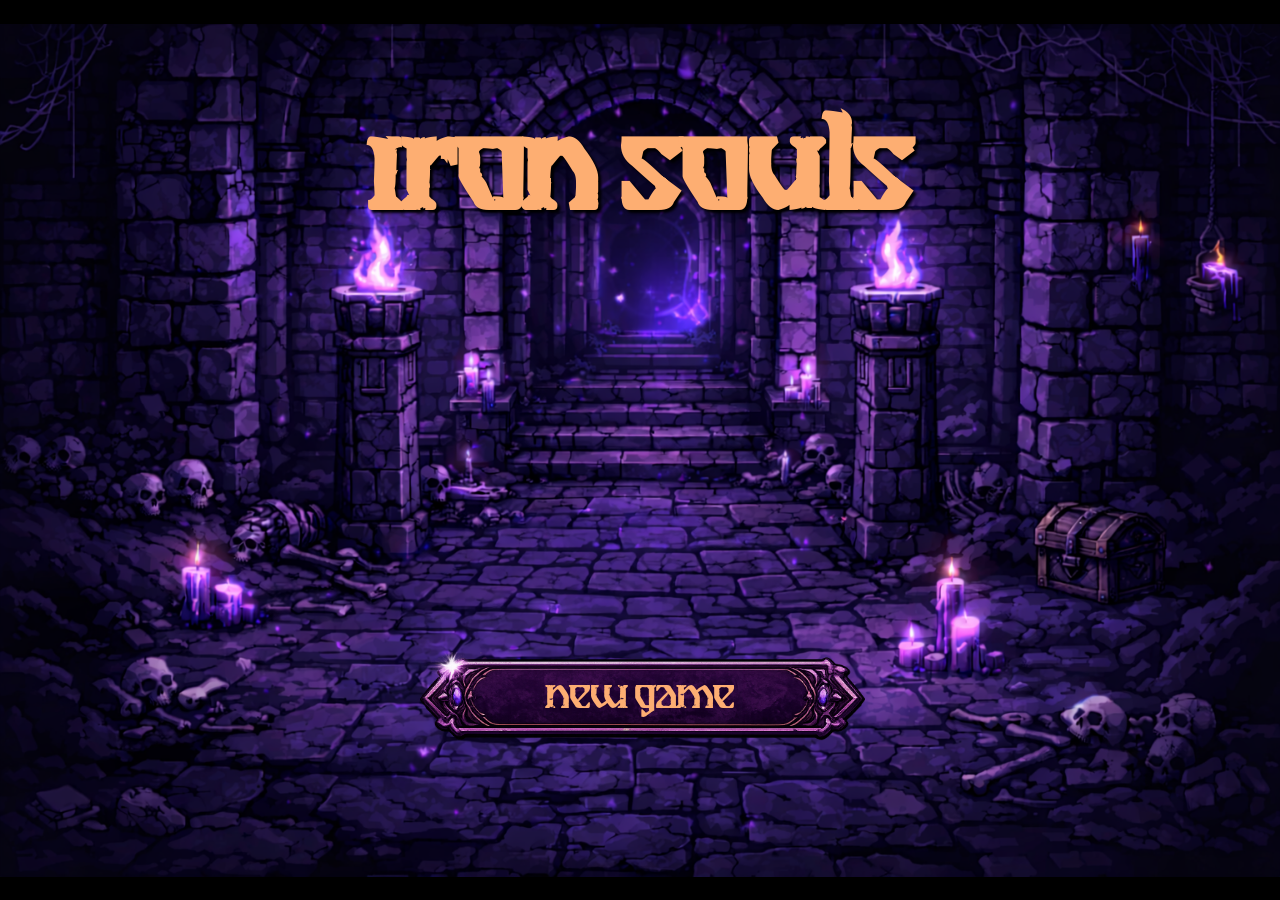
<file: index.html>
<!DOCTYPE html>
<html lang="en">

<head>
    <meta charset="UTF-8">
    <meta name="viewport" content="width=device-width, initial-scale=1.0">
    <title>Iron Souls</title>
    <link rel="stylesheet" href="./styles/main.css">
    <link rel="icon" type="image/png" sizes="32x32" href="img/favicon.ico">

</head>

<body>
    <div class="main-menu">
        <h1 id="main-title">Iron Souls</h1>
        <div class="menu-btn">
            <a href="info.html"><img src="./img/main-menu/main-menu-button.png" id="new-game"></a>
            <span class="btn-text">New Game</span>
        </div>
    </div>

    <script src="script/index.js"></script>
</body>


</html>
</file>
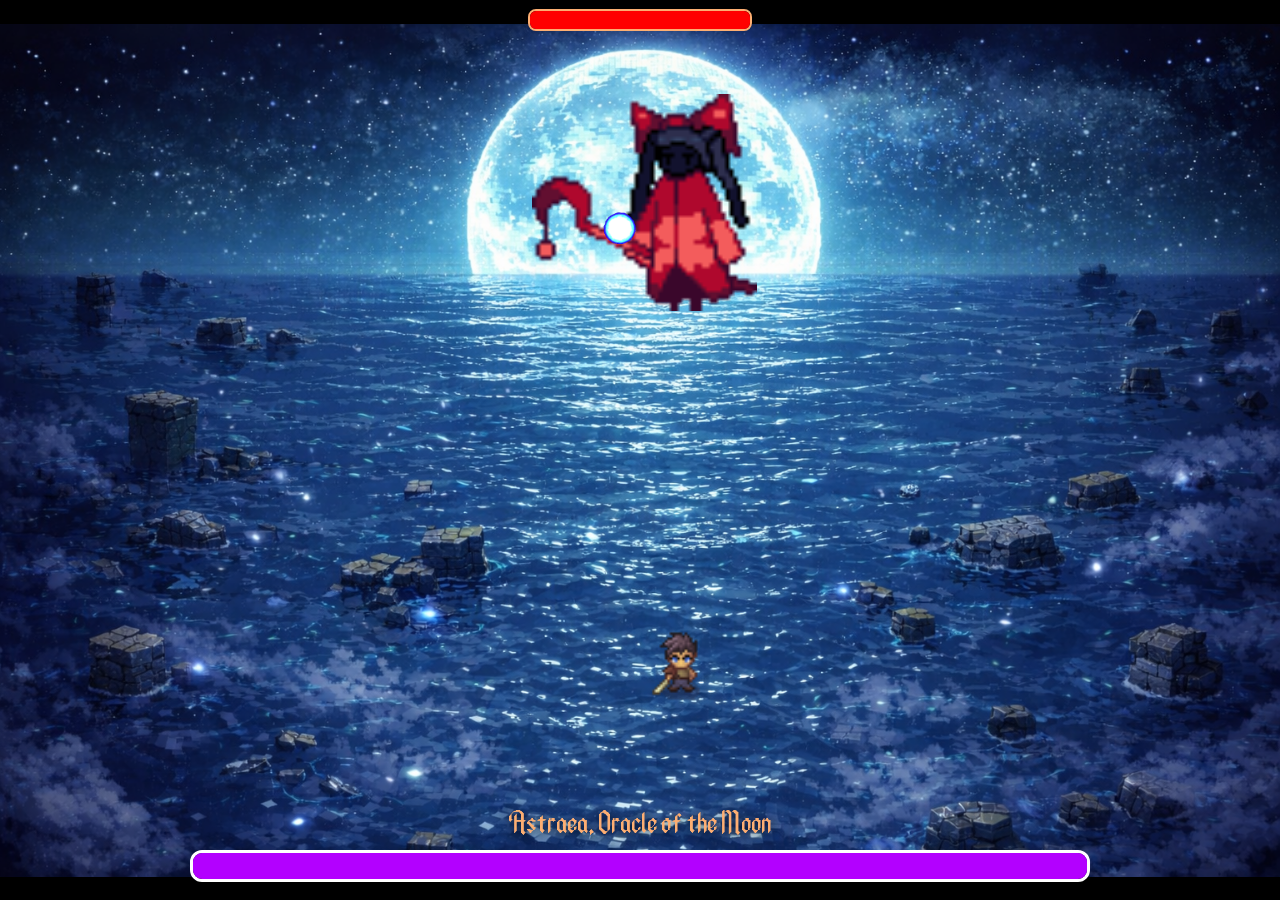
<file: boss-scene.html>
<!DOCTYPE html>
<html lang="en">

<head>
  <meta charset="UTF-8">
  <meta name="viewport" content="width=device-width, initial-scale=1.0">
  <title>Iron Souls</title>
  <link rel="stylesheet" href="./styles/main.css">
  <link rel="icon" type="image/png" sizes="32x32" href="img/favicon.ico">

</head>

<body data-scene="boss">

  <div id="hud">
    <div id="hp-wrap">
      <div id="hp-bar"></div>
    </div>
  </div>

  <div class="boss-scene">

    <img src="img/assets/character/character-idle.png" id="character">
    <img id="boss" src="img/assets/enemies/boss.png">

    <div id="boss-hud">
      <div id="boss-name">Astraea, Oracle of the Moon</div>
      <div id="boss-hp-wrap">
        <div id="boss-hp-bar"></div>
      </div>
    </div>

    <div id="death-screen">
      YOU DIED
    </div>
    <div id="victory-screen">
      YOU WIN
    </div>
    <div id="fade-screen"></div>
  </div>
  <script src="script/index.js"></script>
</body>


</html>
</file>
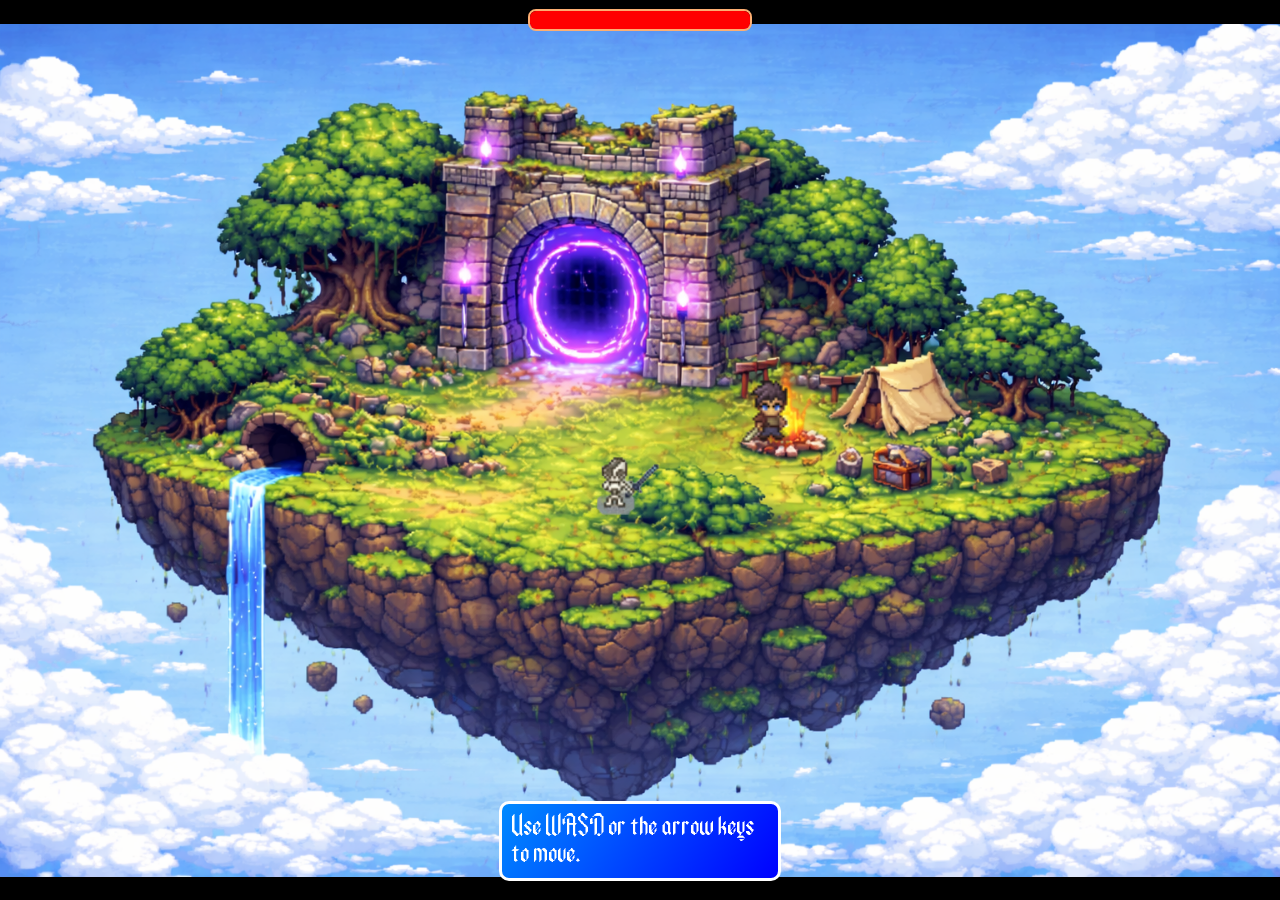
<file: game-1.html>
<!DOCTYPE html>
<html lang="en">

<head>
    <meta charset="UTF-8">
    <meta name="viewport" content="width=device-width, initial-scale=1.0">
    <title>Iron Souls</title>
    <link rel="stylesheet" href="./styles/main.css">
    <link rel="icon" type="image/png" sizes="32x32" href="img/favicon.ico">

</head>

<body data-scene="scene1">

    <div id="hud">
        <div id="hp-wrap">
            <div id="hp-bar"></div>
        </div>
    </div>

    <div class="first-scene">
        <div class="messagebox" id="tutorialBox"></div>
        <img src="img/assets/character/character-idle.png" id="character">
        <img src="img/assets/enemies/eskeleto.png" class="enemy" data-x="46" data-y="50">
        <div id="portal-hitbox"></div>
        <div id="death-screen">
            YOU DIED
        </div>
        <div id="fade-screen"></div>
    </div>
    <script src="script/index.js"></script>
</body>


</html>
</file>
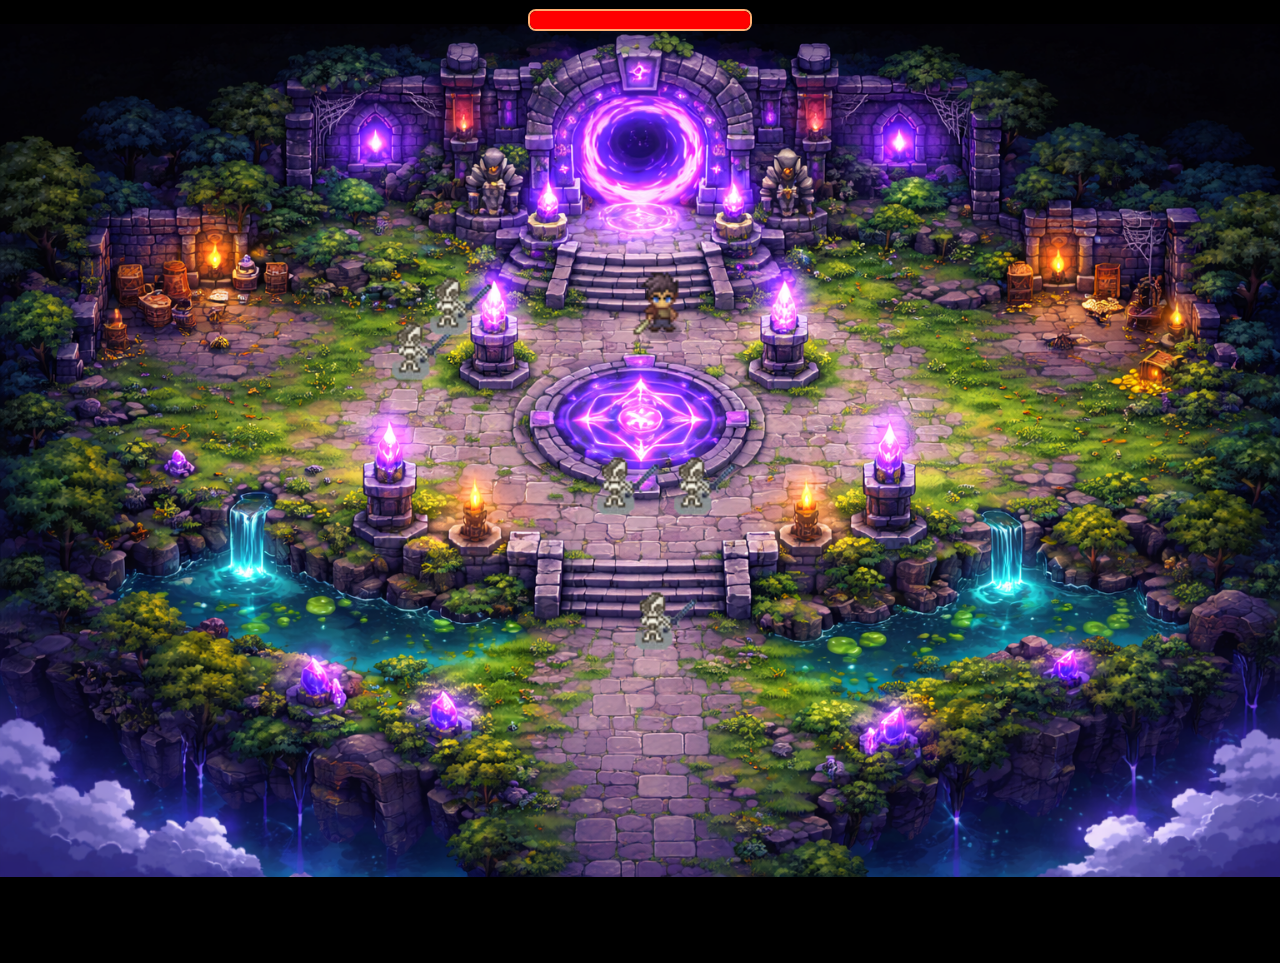
<file: game-2.html>
<!DOCTYPE html>
<html lang="en">

<head>
    <meta charset="UTF-8">
    <meta name="viewport" content="width=device-width, initial-scale=1.0">
    <title>Iron Souls</title>
    <link rel="stylesheet" href="./styles/main.css">
    <link rel="icon" type="image/png" sizes="32x32" href="img/favicon.ico">

</head>

<body data-scene="scene2">

    <div id="hud">
        <div id="hp-wrap">
            <div id="hp-bar"></div>
        </div>
    </div>

    <div class="second-scene">
        <img src="img/assets/character/character-idle.png" id="character">
        <img src="img/assets/enemies/eskeleto.png" class="enemy" data-x="46" data-y="50">
        <img src="img/assets/enemies/eskeleto.png" class="enemy" data-x="52" data-y="50">
        <img src="img/assets/enemies/eskeleto.png" class="enemy" data-x="49" data-y="65">
        <img src="img/assets/enemies/eskeleto.png" class="enemy" data-x="30" data-y="35">
        <img src="img/assets/enemies/eskeleto.png" class="enemy" data-x="33" data-y="30">
        <div id="fade-screen"></div>

        <!-- Hitboxes elementos del mapa -->
        <div class="wall" id="wall-left"></div>
        <div class="wall" id="wall-right"></div>
        <div class="wall" id="wall-bottom-left"></div>
        <div class="wall" id="wall-bottom-right"></div>

        <div class="wall" id="pillar1"></div>
        <div class="wall" id="pillar2"></div>
        <div class="wall" id="pillar3"></div>
        <div class="wall" id="pillar4"></div>

        <div class="wall" id="water1"></div>
        <div class="wall" id="water2"></div>

        <div class="trigger" id="scene-trigger"></div>
        <div id="death-screen">
            YOU DIED
        </div>
    </div>
    <script src="script/index.js"></script>
</body>


</html>
</file>
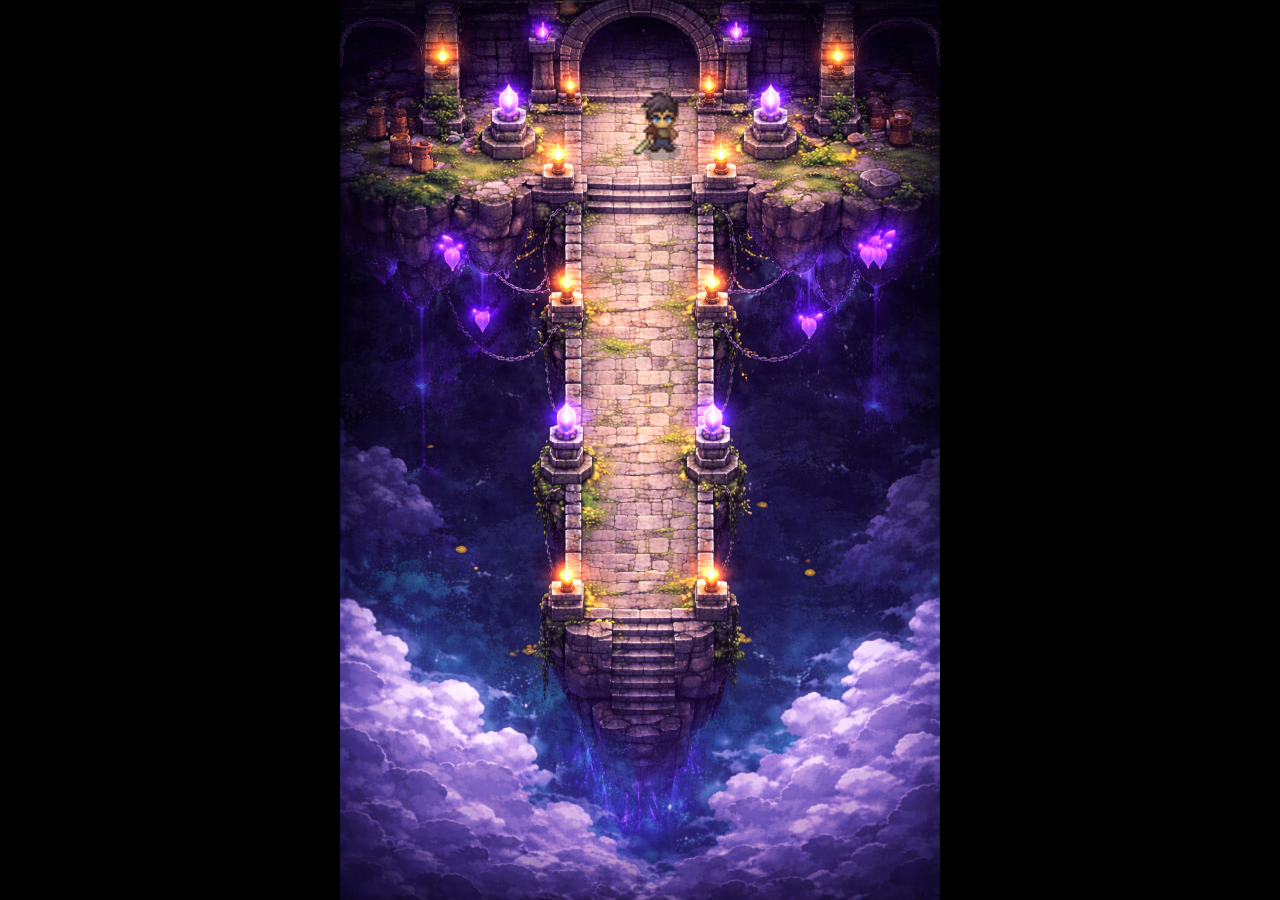
<file: game-3.html>
<!DOCTYPE html>
<html lang="en">

<head>
    <meta charset="UTF-8">
    <meta name="viewport" content="width=device-width, initial-scale=1.0">
    <title>Iron Souls</title>
    <link rel="stylesheet" href="./styles/main.css">
    <link rel="icon" type="image/png" sizes="32x32" href="img/favicon.ico">

</head>

<body data-scene="scene3">


<div class="third-scene">
    <img src="img/assets/character/character-idle.png" id="character">
    <div id="jump-hitbox"></div>
    <div id="jump-message">Press E to jump</div>
    <div id="fade-screen"></div>
</div>
    <script src="script/index.js"></script>
</body>


</html>
</file>
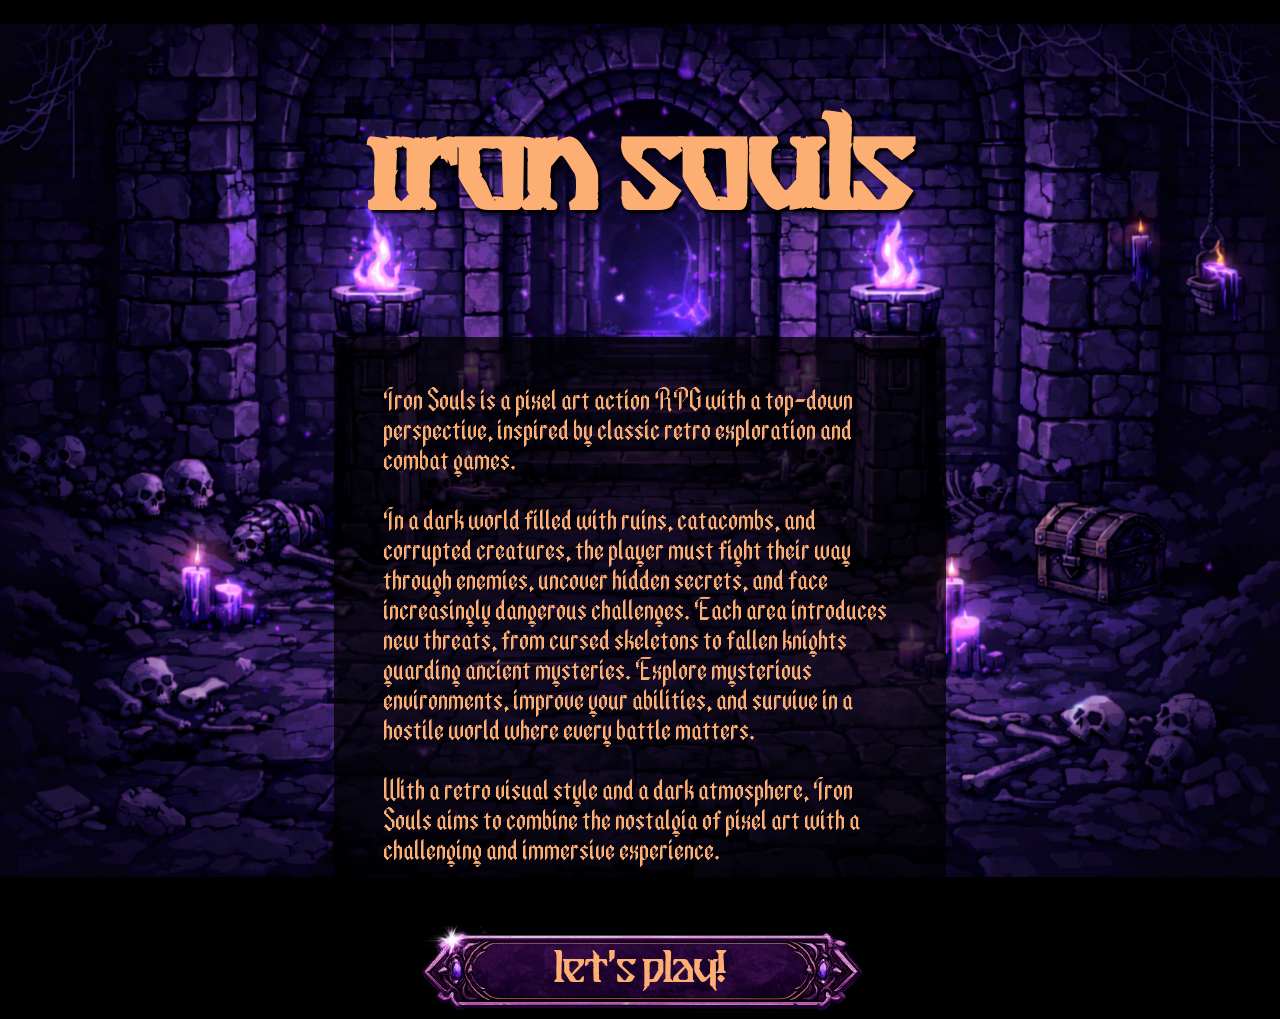
<file: info.html>
<!DOCTYPE html>
<html lang="en">

<head>
    <meta charset="UTF-8">
    <meta name="viewport" content="width=device-width, initial-scale=1.0">
    <title>Iron Souls</title>
    <link rel="stylesheet" href="./styles/main.css">
    <link rel="icon" type="image/png" sizes="32x32" href="img/favicon.ico">

</head>

<body>
    <div class="main-menu">
        <h1 id="main-title">Iron Souls</h1>
        <div class="text-info">Iron Souls is a pixel art action RPG with a top-down perspective, inspired by classic
            retro exploration and combat games.<br/><br/>
            In a dark world filled with ruins, catacombs, and corrupted creatures, the player must fight their way
            through enemies, uncover hidden secrets, and face increasingly dangerous challenges. Each area introduces
            new threats, from cursed skeletons to fallen knights guarding ancient mysteries.
            Explore mysterious environments, improve your abilities, and survive in a hostile world where every battle
            matters.<br/><br/>
            With a retro visual style and a dark atmosphere, Iron Souls aims to combine the nostalgia of pixel art with
            a challenging and immersive experience. </div>
        <div class="info-btn">
            <a href="game-1.html"><img src="./img/main-menu/main-menu-button.png" id="new-game"></a>
            <span class="btn-text">Let's play!</span>
        </div>
    </div>

    <script src="script/index.js"></script>
</body>


</html>
</file>
<file: styles/main.css>
@font-face {
    font-family: "BreatheFire";
    src: url("../fonts/BreatheFireIi-2z9W.ttf") format("truetype");
    font-weight: normal;
    font-style: normal;
}

@font-face {
    font-family: "AncientModernTales";
    src: url("../fonts/AncientModernTales-a7Po.ttf") format("truetype");
    font-weight: normal;
    font-style: normal;
}



html,
body {
    margin: 0;
    height: 100%;
    overflow: hidden;
}

body {
    background-color: black;
}

#main-title {
    font-family: "BreatheFire", serif;
    color: rgb(253, 174, 114);
    text-align: center;
    font-size: 15vh;
    text-shadow: 3px 3px 3px black;
    pointer-events: none;
}

.main-menu {
    width: 100%;
    height: 100%;
    position: absolute;
    left: 50%;
    transform: translateX(-50%);
    display: flex;
    flex-direction: column;
    align-items: center;
    background: url("../img/main-menu/main-menu.png") center / contain no-repeat;
}

.menu-btn {
    position: relative;
    top: 35%;
}

.info-btn {
    position: relative;
    top: 1%;
}

.info-btn .btn-text {
    font-size: 5vh;
}

.menu-btn .btn-text {
    font-size: 5vh;
}

/*Centrar botones, estilo de letra, quitar eventos de cursor*/
.btn-text {
    position: absolute;
    top: 45%;
    left: 50%;
    transform: translate(-50%, -50%);
    font-family: "BreatheFire", serif;
    color: rgb(253, 174, 114);
    pointer-events: none;
}

/* Tamaño de los botones del menú principal */

#new-game {
    width: 50vh;
}

.first-scene {
    width: 100%;
    height: 100%;
    position: relative;
    left: 50%;
    transform: translateX(-50%);
    display: flex;
    flex-direction: column;
    align-items: center;
    background: url("../img/first-scene.png") center / contain no-repeat;
}

.messagebox {
    position: absolute;
    bottom: 1vh;
    background: linear-gradient(305deg, #0000FF, #008AFF);
    width: 20%;
    border-radius: 10px;
    border-width: 3px;
    border-style: solid;
    border-color: white;
    padding: 10px;
    color: white;
    font-size: 25px;
    font-family: "AncientModernTales", serif;
    margin: 10px auto;
}

.text-info {
    width: 40%;
    font-size: 3vh;
    color: rgb(253, 174, 114);
    background-color: rgba(0, 0, 0, 0.75);

    padding: 50px;
    font-family: "AncientModernTales", serif;
}


#character {
    position: absolute;
    width: 8vh;
    height: 8vh;
    object-fit: contain;

    /*Comprobar hitbox*/
    /* background-color: blue;*/
}

#character.attack {
    /*Comprobar hitbox*/
    /* background-color: green;*/

}

#enemy {
    position: absolute;
    width: 8vh;
    height: 8vh;
    top: 45vh;
    left: 70vw;

    /*Comprobar hitbox*/
    /* background-color: red;*/
}

.enemy {
    position: absolute;
    width: 8vh;
    height: 8vh;
    object-fit: contain;
}

/* Portal hitbox */
#portal-hitbox {
    position: absolute;
    left: 44vw;
    top: 25vh;
    width: 6vw;
    height: 15vh;

    /*background: rgba(255, 0, 0, 0.25);
  outline: 2px solid rgba(255,0,0,0.8);*/
}

#fade-screen {
    position: fixed;
    top: 0;
    left: 0;
    width: 100%;
    height: 100%;
    background: radial-gradient(circle, rgba(0, 0, 0, 0) 0%, black 80%);
    opacity: 0;
    pointer-events: none;
    transition: opacity 0.8s ease;
    z-index: 99999;
}

/* "Animación" del enemigo al perder vida */

.hit {
    filter: brightness(0.5) sepia(1) saturate(20) hue-rotate(-20deg);
}


.second-scene {
    width: 100%;
    height: 100%;
    position: relative;
    left: 50%;
    transform: translateX(-50%);
    display: flex;
    flex-direction: column;
    align-items: center;
    background: url("../img/second-scene.png") center / contain no-repeat;
}

.wall {
    position: absolute;
    /* background: rgba(255,0,0,0.25); */
}

.trigger {
    position: absolute;
}

#scene-trigger {
    left: 46.5vw;
    top: 95vh;
    width: 8vw;
    height: 12vh;
}

#wall-bottom-left {
    left: 6.25vw;
    top: 59vh;
    width: 40vw;
    height: 40vh;
}

#wall-bottom-right {
    right: 6vw;
    top: 59vh;
    width: 40vw;
    height: 40vh;
}

#pillar1 {
    left: 43.25vw;
    top: 33vh;
    width: 1vw;
    height: 3vh;
}

#pillar2 {
    left: 55.75vw;
    top: 33vh;
    width: 1vw;
    height: 3vh;
}

#pillar3 {
    left: 38.75vw;
    top: 51vh;
    width: 1vw;
    height: 3vh;
}

#pillar4 {
    left: 60.4vw;
    top: 51vh;
    width: 1vw;
    height: 3vh;
}

#water1 {
    left: 32.5vw;
    top: 56vh;
    width: 1vw;
    height: 3vh;
}


#water2 {
    left: 64.5vw;
    top: 56vh;
    width: 1vw;
    height: 3vh;
}

#hud {
    position: fixed;
    top: 1vh;
    left: 50%;
    transform: translateX(-50%);
    z-index: 999999;
}

#hp-wrap {
    width: 220px;
    height: 18px;
    border: 2px solid rgb(253, 174, 114);
    background: rgba(0, 0, 0, 0.5);
    border-radius: 8px;
    overflow: hidden;
}

#hp-bar {
    height: 100%;
    width: 100%;
    background: red;
    transition: width 0.15s linear;
}

#character.damage {
    filter: brightness(0.5) sepia(1) saturate(20) hue-rotate(-20deg);
}

.third-scene {
    width: 100%;
    height: 100%;
    position: relative;
    left: 50%;
    transform: translateX(-50%);
    display: flex;
    flex-direction: column;
    align-items: center;
    background: url("../img/third-scene.png") center / contain no-repeat;
}

#jump-hitbox {
    position: absolute;
    left: 48.75vw;
    top: 75vh;
    width: 2.5vw;
    height: 5vh;
}

#jump-message {
    position: absolute;
    left: 50vw;
    top: 90vh;
    transform: translateX(-50%);
    z-index: 99999;

    background: rgba(0, 0, 0, 0.75);
    color: rgb(253, 174, 114);
    padding: 10px 16px;
    border-radius: 8px;

    font-family: "AncientModernTales", serif;
    font-size: 22px;

    display: none;
    pointer-events: none;
}


.boss-scene {
    width: 100%;
    height: 100%;
    position: relative;
    left: 50%;
    transform: translateX(-50%);
    display: flex;
    flex-direction: column;
    align-items: center;
    background: url("../img/boss-scene.png") center / contain no-repeat;
}

#boss {
    position: absolute;
    width: 25vh;
    height: 25vh;
    object-fit: contain;
    z-index: 20;
}

#boss-hud {
    position: fixed;
    left: 50%;
    bottom: 18px;
    transform: translateX(-50%);
    z-index: 999999;
    width: min(900px, 92vw);
    pointer-events: none;
}

#boss-name {
    text-align: center;
    color: rgb(253, 174, 114);
    font-family: "AncientModernTales", serif;
    font-size: 28px;
    margin-bottom: 10px;
    text-shadow: 0 2px 10px rgba(0, 0, 0, 0.8);
}

#boss-hp-wrap {
    height: 26px;
    border: 3px solid white;
    background: rgba(0, 0, 0, 0.55);
    border-radius: 12px;
    overflow: hidden;
}

#boss-hp-bar {
    height: 100%;
    width: 100%;
    background: #b300ff;
    transition: width 0.12s linear;
}

.magic-ball {
    position: absolute;
    width: 4vh;
    height: 4vh;
    object-fit: contain;
    z-index: 30;
    pointer-events: none;
}

#death-screen{
  position: fixed;
  top:0;
  left:0;

  width:100vw;
  height:100vh;

  background:black;

  display:flex;
  justify-content:center;
  align-items:center;

  color:red;
  font-size:90px;
  font-family: "AncientModernTales", serif;

  z-index:999999;

  opacity:0;
  pointer-events:none;

  transition:opacity 0.6s;
}

#death-screen.active{
  opacity:1;
}

#victory-screen{
    position: fixed;
    top:0;
    left:0;

    width:100vw;
    height:100vh;

    display:flex;
    justify-content:center;
    align-items:center;

    background:rgba(0,0,0,0.85);

    font-size:90px;
    color: rgb(253, 174, 114);
    font-family: "AncientModernTales", serif;

    letter-spacing:8px;
    text-shadow:0 0 20px rgba(255,200,120,0.8);

    z-index:999999;

    opacity:0;
    pointer-events:none;
    transition:opacity 1s;
}

#victory-screen.active{
    opacity:1;
}
</file>
